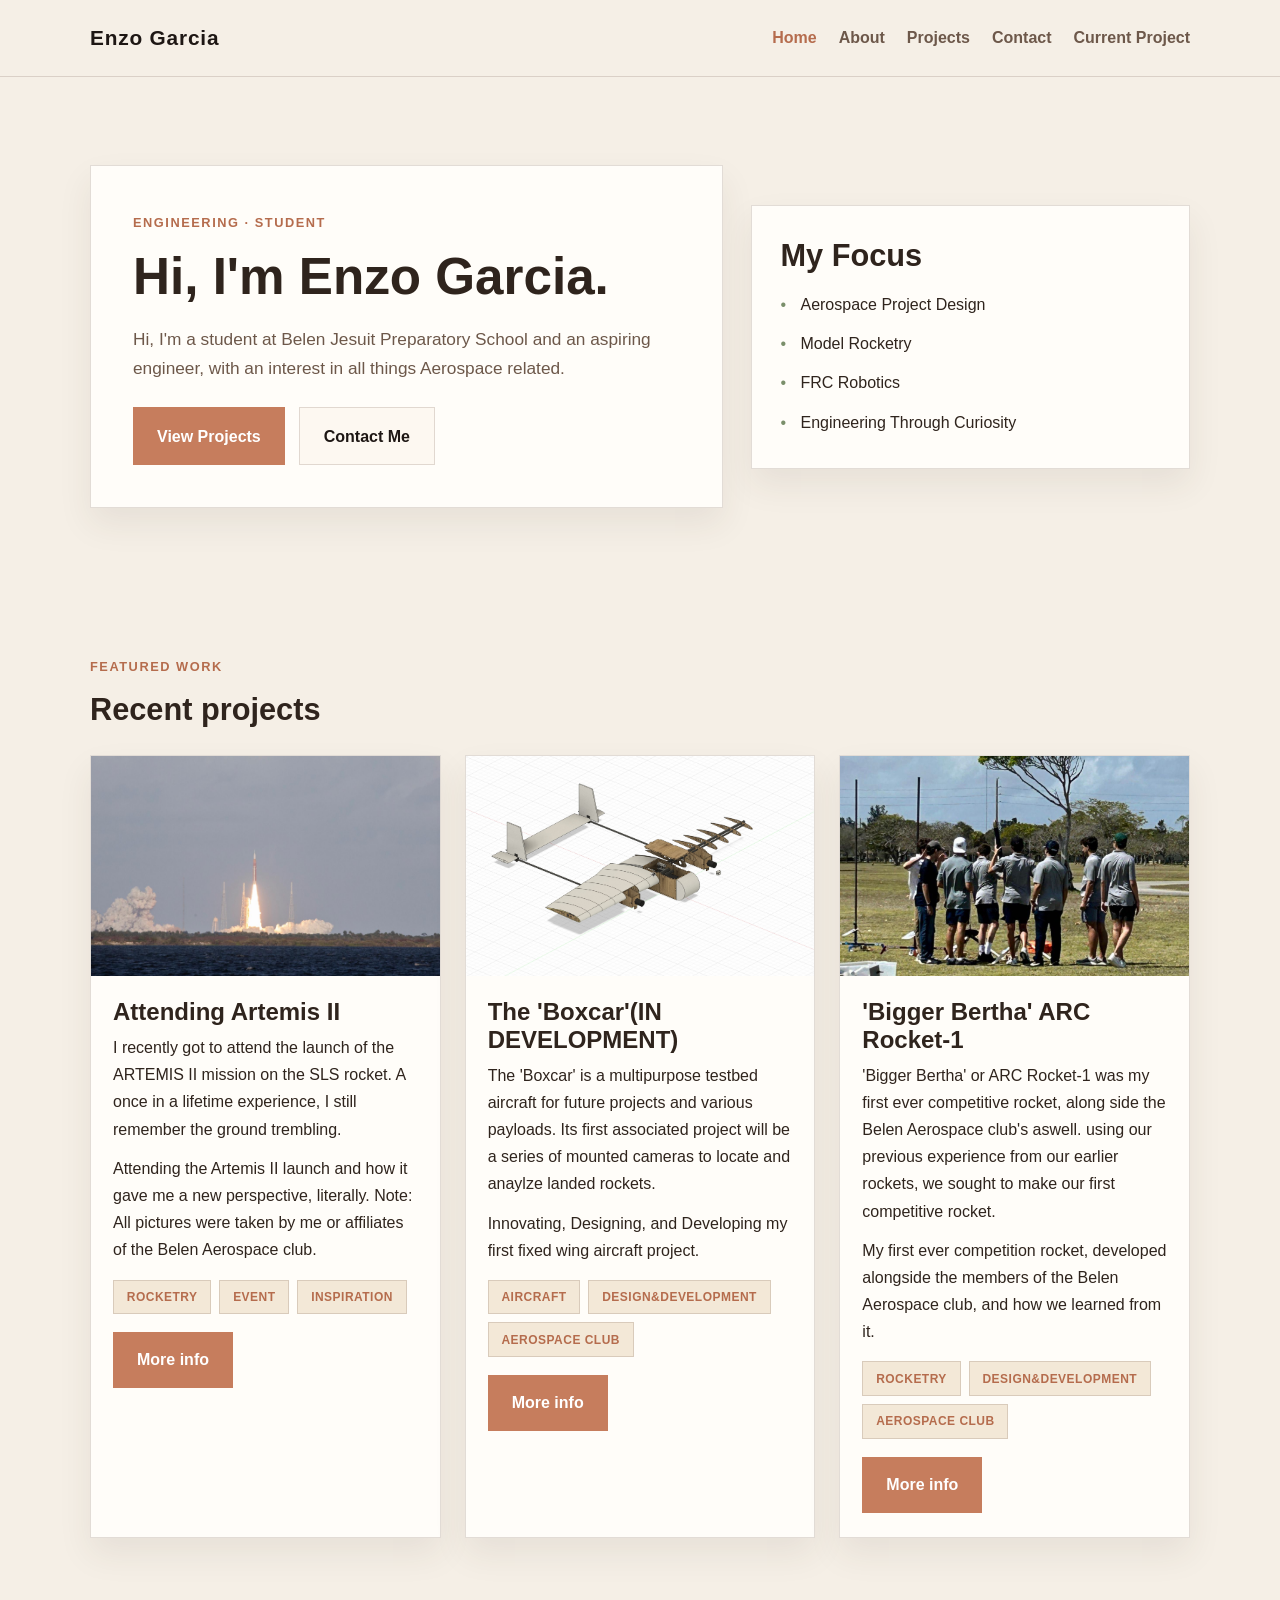
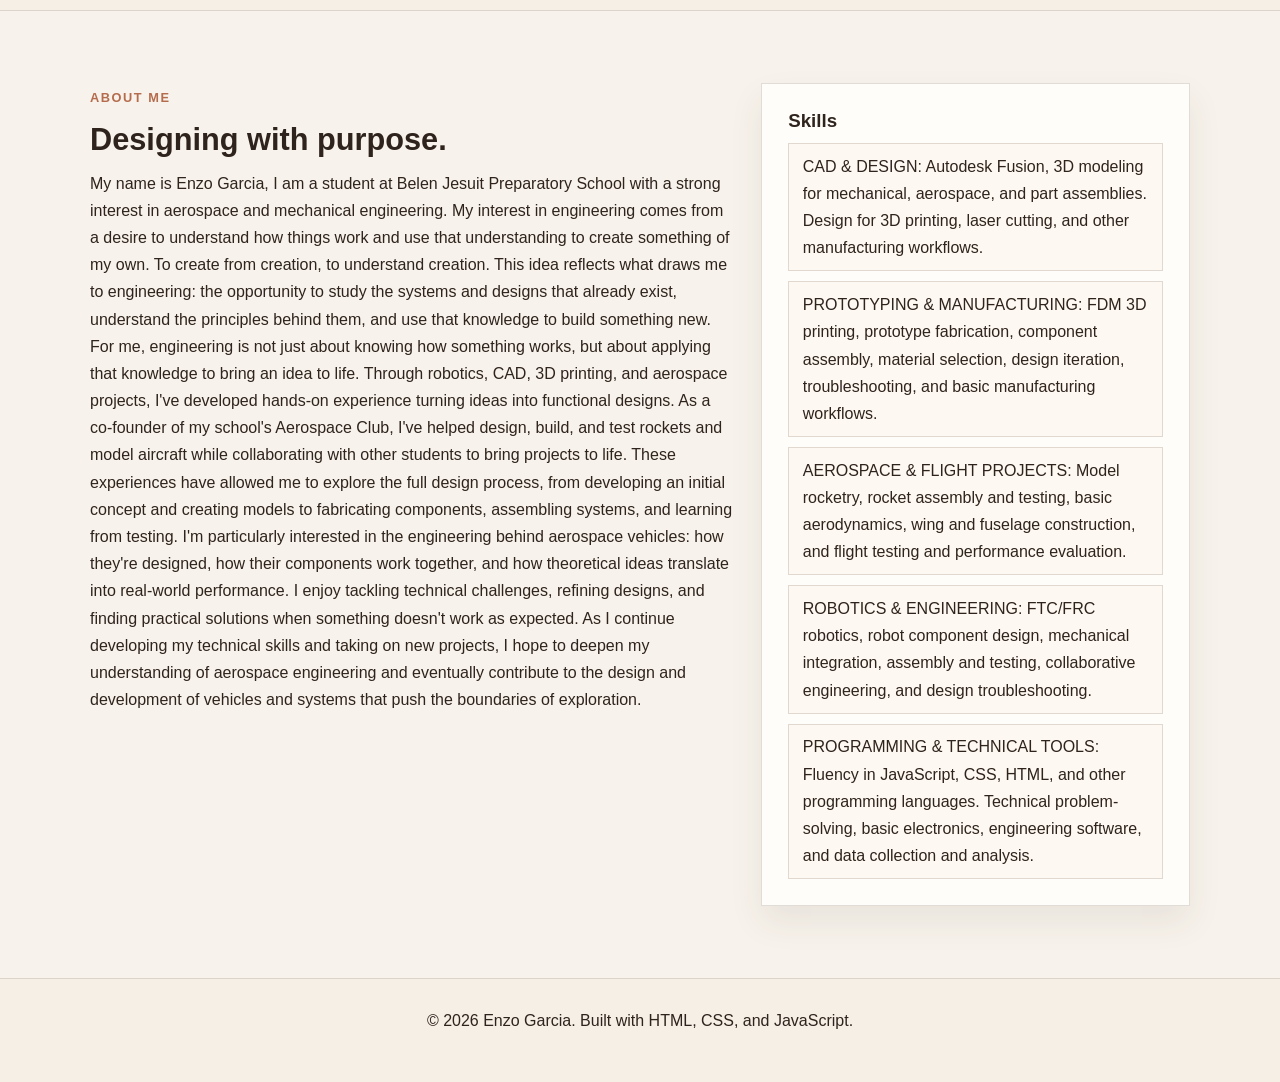
<file: index.html>
<!DOCTYPE html>
<html lang="en">
<head>
  <meta charset="UTF-8">
  <meta name="viewport" content="width=device-width, initial-scale=1.0">
  <title>Enzo Garcia</title>
  <meta name="description" content="Portfolio site for Enzo Garcia">
  <link rel="stylesheet" href="css/style.css">
</head>
<body>
  <header class="site-header">
    <div class="container nav-wrap">
      <a href="index.html" class="site-title">Enzo Garcia</a>
      <button class="menu-toggle" aria-label="Toggle menu">
        <span></span>
        <span></span>
        <span></span>
      </button>
      <ul class="nav-menu">
        <li><a href="index.html" class="active">Home</a></li>
        <li><a href="about.html">About</a></li>
        <li><a href="projects.html">Projects</a></li>
        <li><a href="contact.html">Contact</a></li>
        <li><a href="final-project.html">Current Project</a></li>
      </ul>
    </div>
  </header>

  <main>
    <section class="hero">
      <div class="container hero-grid">
        <div class="hero-copy">
          <p class="eyebrow">Engineering · Student</p>
          <h1>Hi, I'm Enzo Garcia.</h1>
          <p class="hero-text">Hi, I'm a student at Belen Jesuit Preparatory School and an aspiring engineer, with an interest in all things Aerospace related.</p>
          <div class="hero-actions">
            <a href="projects.html" class="button">View Projects</a>
            <a href="contact.html" class="button secondary">Contact Me</a>
          </div>
        </div>

        <div class="hero-card">
          <h2>My Focus</h2>
          <ul class="feature-list">
            <li>Aerospace Project Design</li>
            <li>Model Rocketry</li>
            <li>FRC Robotics</li>
            <li>Engineering Through Curiosity</li>
          </ul>
        </div>
      </div>
    </section>

    <section class="section">
      <div class="container">
        <div class="section-heading">
          <p class="eyebrow">Featured work</p>
          <h2>Recent projects</h2>
        </div>
        <div id="featured-projects" class="card-grid"></div>
      </div>
    </section>

    <section class="section alt-section">
      <div class="container split-layout">
        <div>
          <p class="eyebrow">About me</p>
          <h2>Designing with purpose.</h2>
          <p id="home-about-copy"></p>
        </div>

        <div class="mini-panel">
          <h3>Skills</h3>
          <ul id="home-skills" class="chip-list"></ul>
        </div>
      </div>
    </section>
  </main>

  <footer class="site-footer">
    <div class="container">
      <p>&copy; 2026 Enzo Garcia. Built with HTML, CSS, and JavaScript.</p>
    </div>
  </footer>

  <script src="site-data.js"></script>
  <script src="script.js"></script>
</body>
</html>
</file>
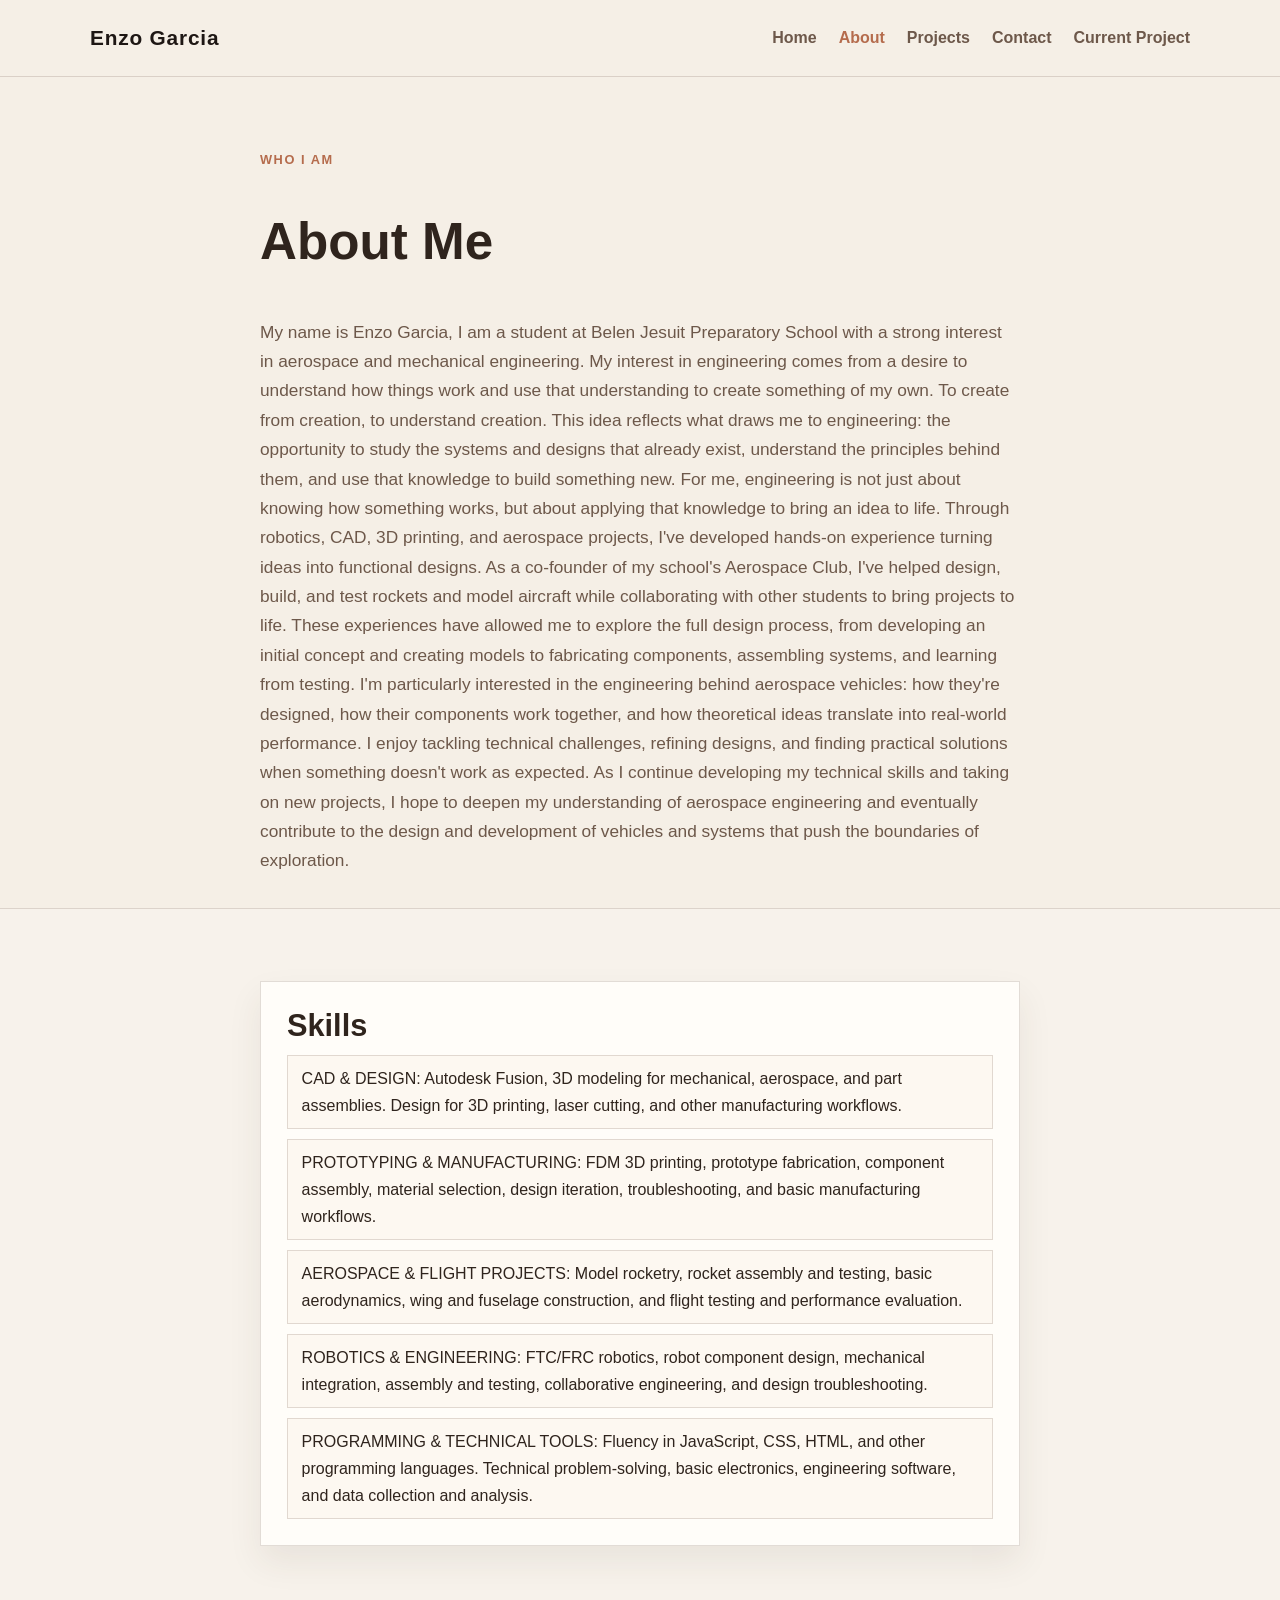
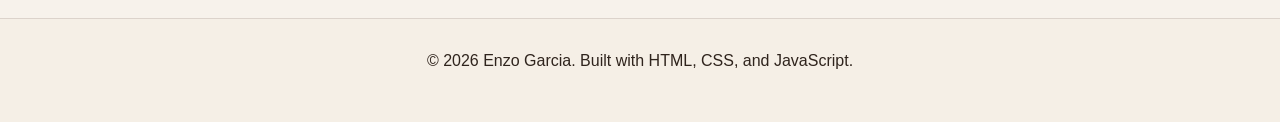
<file: about.html>
<!DOCTYPE html>
<html lang="en">
<head>
  <meta charset="UTF-8">
  <meta name="viewport" content="width=device-width, initial-scale=1.0">
  <title>About — Enzo Garcia</title>
  <meta name="description" content="About Enzo Garcia">
  <link rel="stylesheet" href="css/style.css">
</head>
<body>
  <header class="site-header">
    <div class="container nav-wrap">
      <a href="index.html" class="site-title">Enzo Garcia</a>
      <button class="menu-toggle" aria-label="Toggle menu">
        <span></span>
        <span></span>
        <span></span>
      </button>
      <ul class="nav-menu">
        <li><a href="index.html">Home</a></li>
        <li><a href="about.html" class="active">About</a></li>
        <li><a href="projects.html">Projects</a></li>
        <li><a href="contact.html">Contact</a></li>
        <li><a href="final-project.html">Current Project</a></li>
      </ul>
    </div>
  </header>

  <main>
    <section class="section page-header">
      <div class="container narrow-layout">
        <p class="eyebrow">Who I am</p>
        <h1>About Me</h1>
        <p id="about-copy"></p>
      </div>
    </section>

    <section class="section alt-section">
      <div class="container narrow-layout">
        <div class="mini-panel">
          <h2>Skills</h2>
          <ul id="skills-list" class="chip-list"></ul>
        </div>
      </div>
    </section>
  </main>

  <footer class="site-footer">
    <div class="container">
      <p>&copy; 2026 Enzo Garcia. Built with HTML, CSS, and JavaScript.</p>
    </div>
  </footer>

  <script src="site-data.js"></script>
  <script src="script.js"></script>
</body>
</html>
</file>
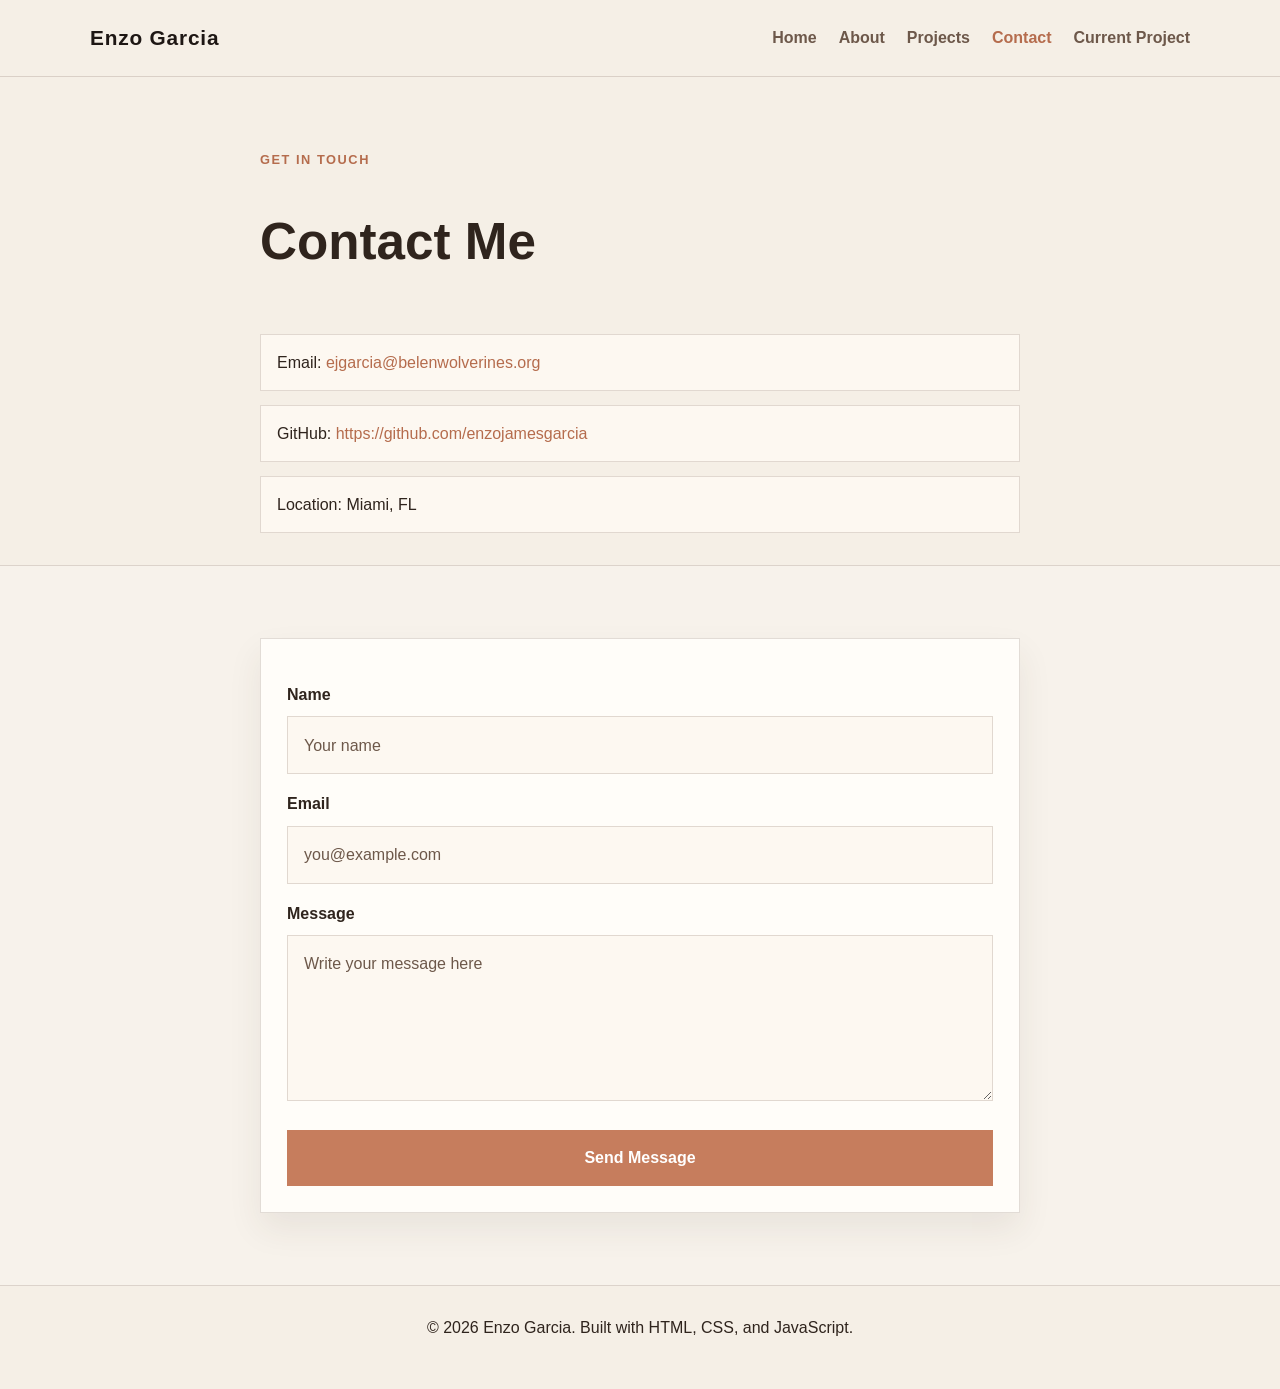
<file: contact.html>
<!DOCTYPE html>
<html lang="en">
<head>
  <meta charset="UTF-8">
  <meta name="viewport" content="width=device-width, initial-scale=1.0">
  <title>Contact — Enzo Garcia</title>
  <meta name="description" content="Contact Enzo Garcia">
  <link rel="stylesheet" href="css/style.css">
</head>
<body>
  <header class="site-header">
    <div class="container nav-wrap">
      <a href="index.html" class="site-title">Enzo Garcia</a>
      <button class="menu-toggle" aria-label="Toggle menu">
        <span></span>
        <span></span>
        <span></span>
      </button>
      <ul class="nav-menu">
        <li><a href="index.html">Home</a></li>
        <li><a href="about.html">About</a></li>
        <li><a href="projects.html">Projects</a></li>
        <li><a href="contact.html" class="active">Contact</a></li>
        <li><a href="final-project.html">Current Project</a></li>
      </ul>
    </div>
  </header>

  <main>
    <section class="section page-header">
      <div class="container narrow-layout">
        <p class="eyebrow">Get in touch</p>
        <h1>Contact Me</h1>
        <ul id="contact-list" class="info-list"></ul>
      </div>
    </section>

    <section class="section alt-section">
      <div class="container narrow-layout">
        <form class="contact-form" id="contact-form">
          <label for="name">Name</label>
          <input type="text" id="name" name="name" placeholder="Your name" required>

          <label for="email">Email</label>
          <input type="email" id="email" name="email" placeholder="you@example.com" required>

          <label for="message">Message</label>
          <textarea id="message" name="message" rows="5" placeholder="Write your message here" required></textarea>

          <button type="submit" class="button">Send Message</button>
          <p id="contact-status" aria-live="polite"></p>
        </form>
      </div>
    </section>
  </main>

  <footer class="site-footer">
    <div class="container">
      <p>&copy; 2026 Enzo Garcia. Built with HTML, CSS, and JavaScript.</p>
    </div>
  </footer>

  <script src="site-data.js"></script>
  <script src="script.js"></script>
</body>
</html>
</file>
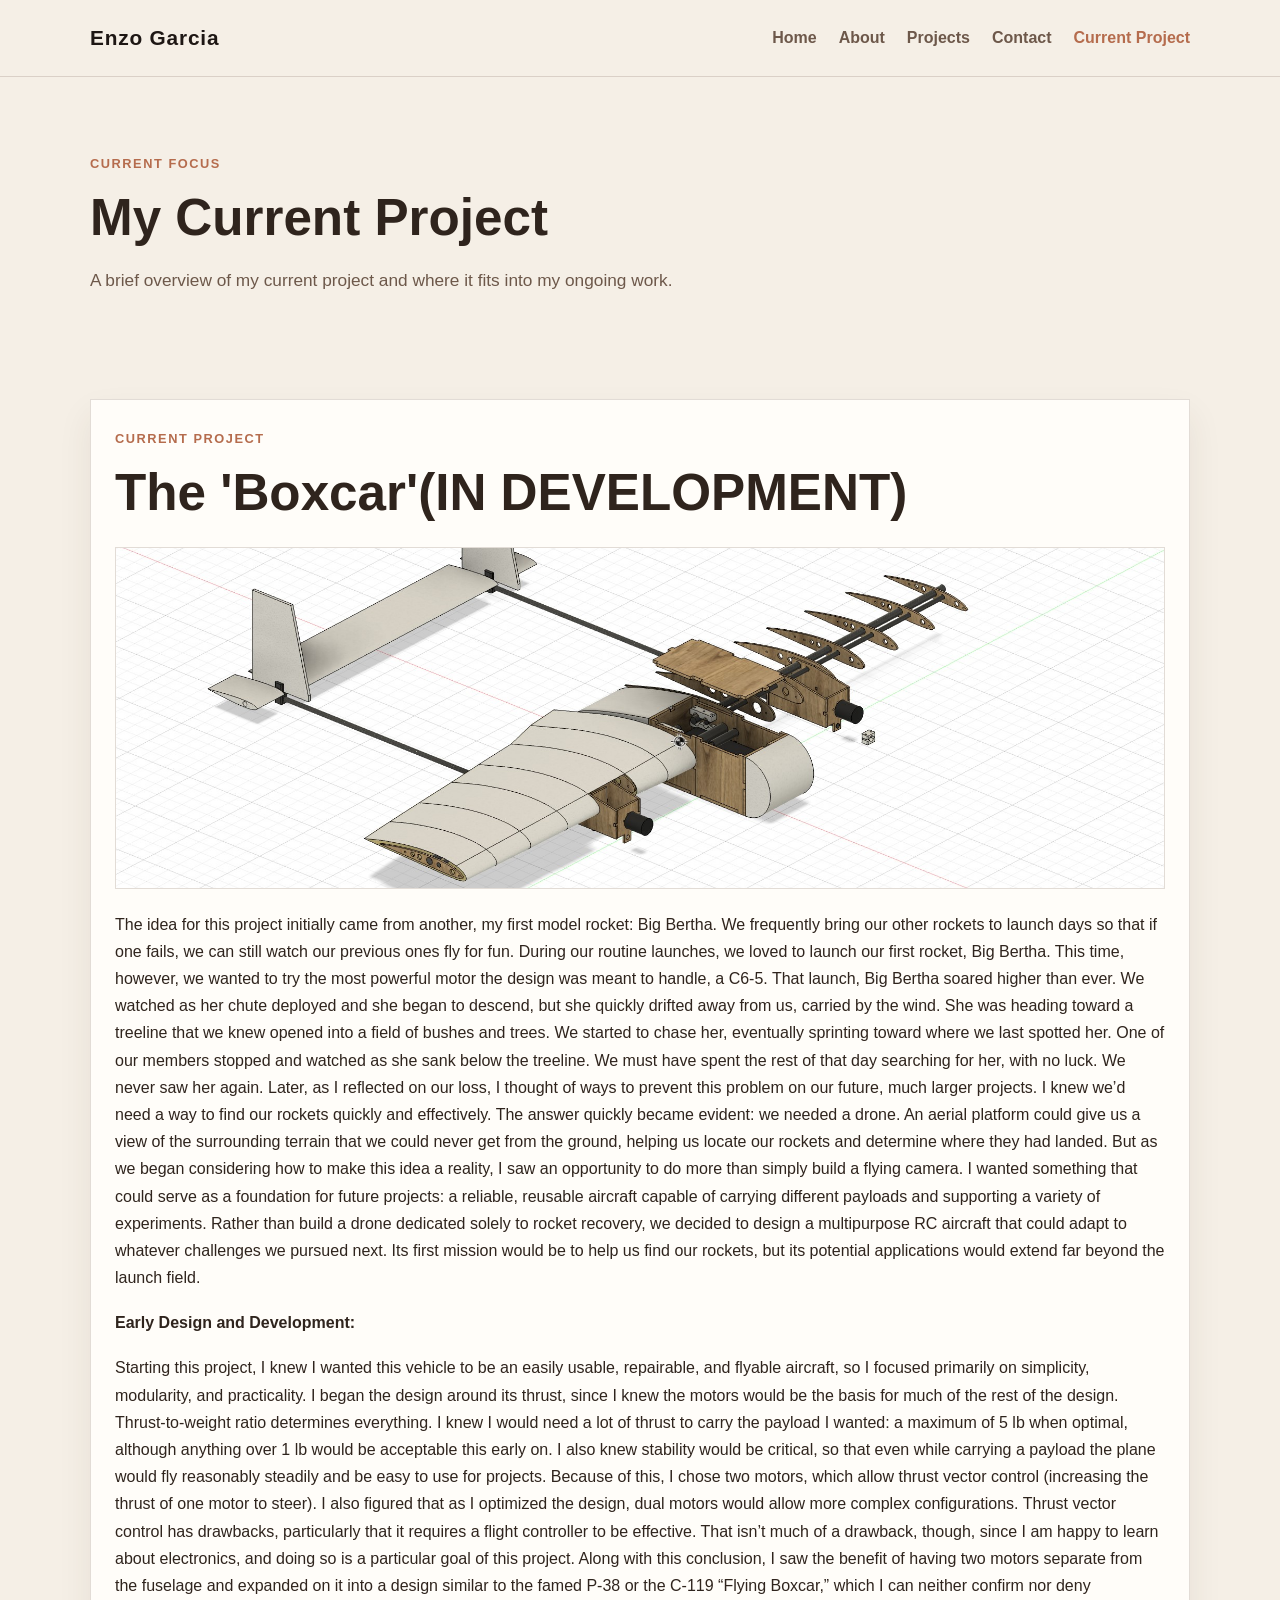
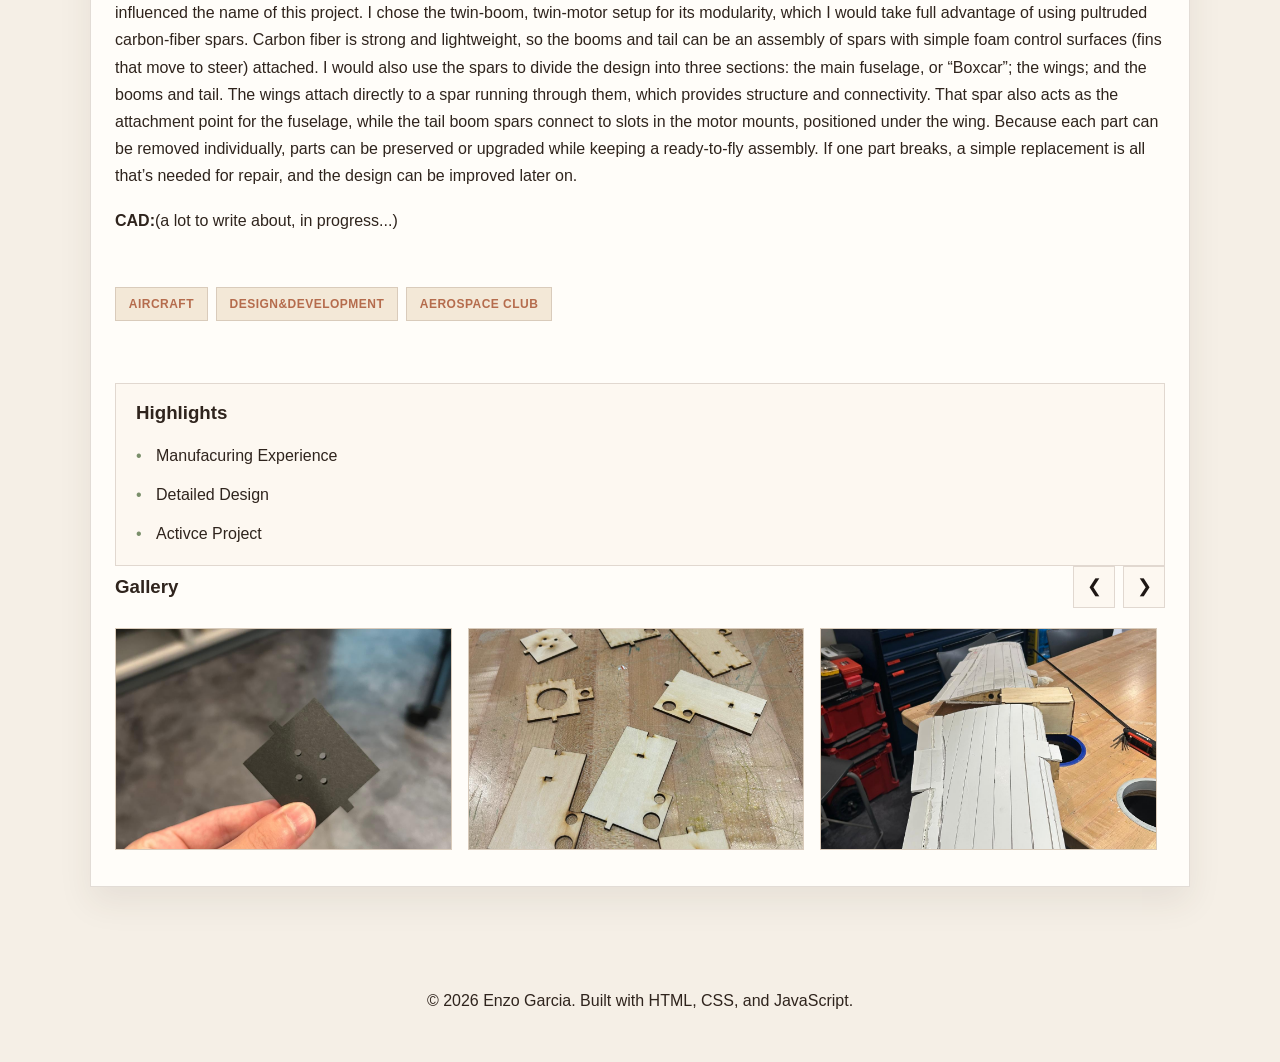
<file: final-project.html>
<!DOCTYPE html>
<html lang="en">
<head>
  <meta charset="UTF-8">
  <meta name="viewport" content="width=device-width, initial-scale=1.0">
  <title>Current Project — Enzo Garcia</title>
  <meta name="description" content="Current Project for Enzo Garcia">
  <link rel="stylesheet" href="css/style.css">
</head>
<body>
  <header class="site-header">
    <div class="container nav-wrap">
      <a href="index.html" class="site-title">Enzo Garcia</a>
      <button class="menu-toggle" aria-label="Toggle menu">
        <span></span>
        <span></span>
        <span></span>
      </button>
      <ul class="nav-menu">
        <li><a href="index.html">Home</a></li>
        <li><a href="about.html">About</a></li>
        <li><a href="projects.html">Projects</a></li>
        <li><a href="contact.html">Contact</a></li>
        <li><a href="final-project.html" class="active">Current Project</a></li>
      </ul>
    </div>
  </header>

  <main>
    <section class="section page-header">
      <div class="container">
        <p class="eyebrow">Current focus</p>
        <h1>My Current Project</h1>
        <p class="page-intro">A brief overview of my current project and where it fits into my ongoing work.</p>
      </div>
    </section>

    <section class="section">
      <div class="container">
        <div id="current-project-detail" data-project-id="BOXCAR"></div>
      </div>
    </section>
  </main>

  <footer class="site-footer">
    <div class="container">
      <p>&copy; 2026 Enzo Garcia. Built with HTML, CSS, and JavaScript.</p>
    </div>
  </footer>

  <script src="site-data.js"></script>
  <script src="script.js"></script>
</body>
</html>
</file>
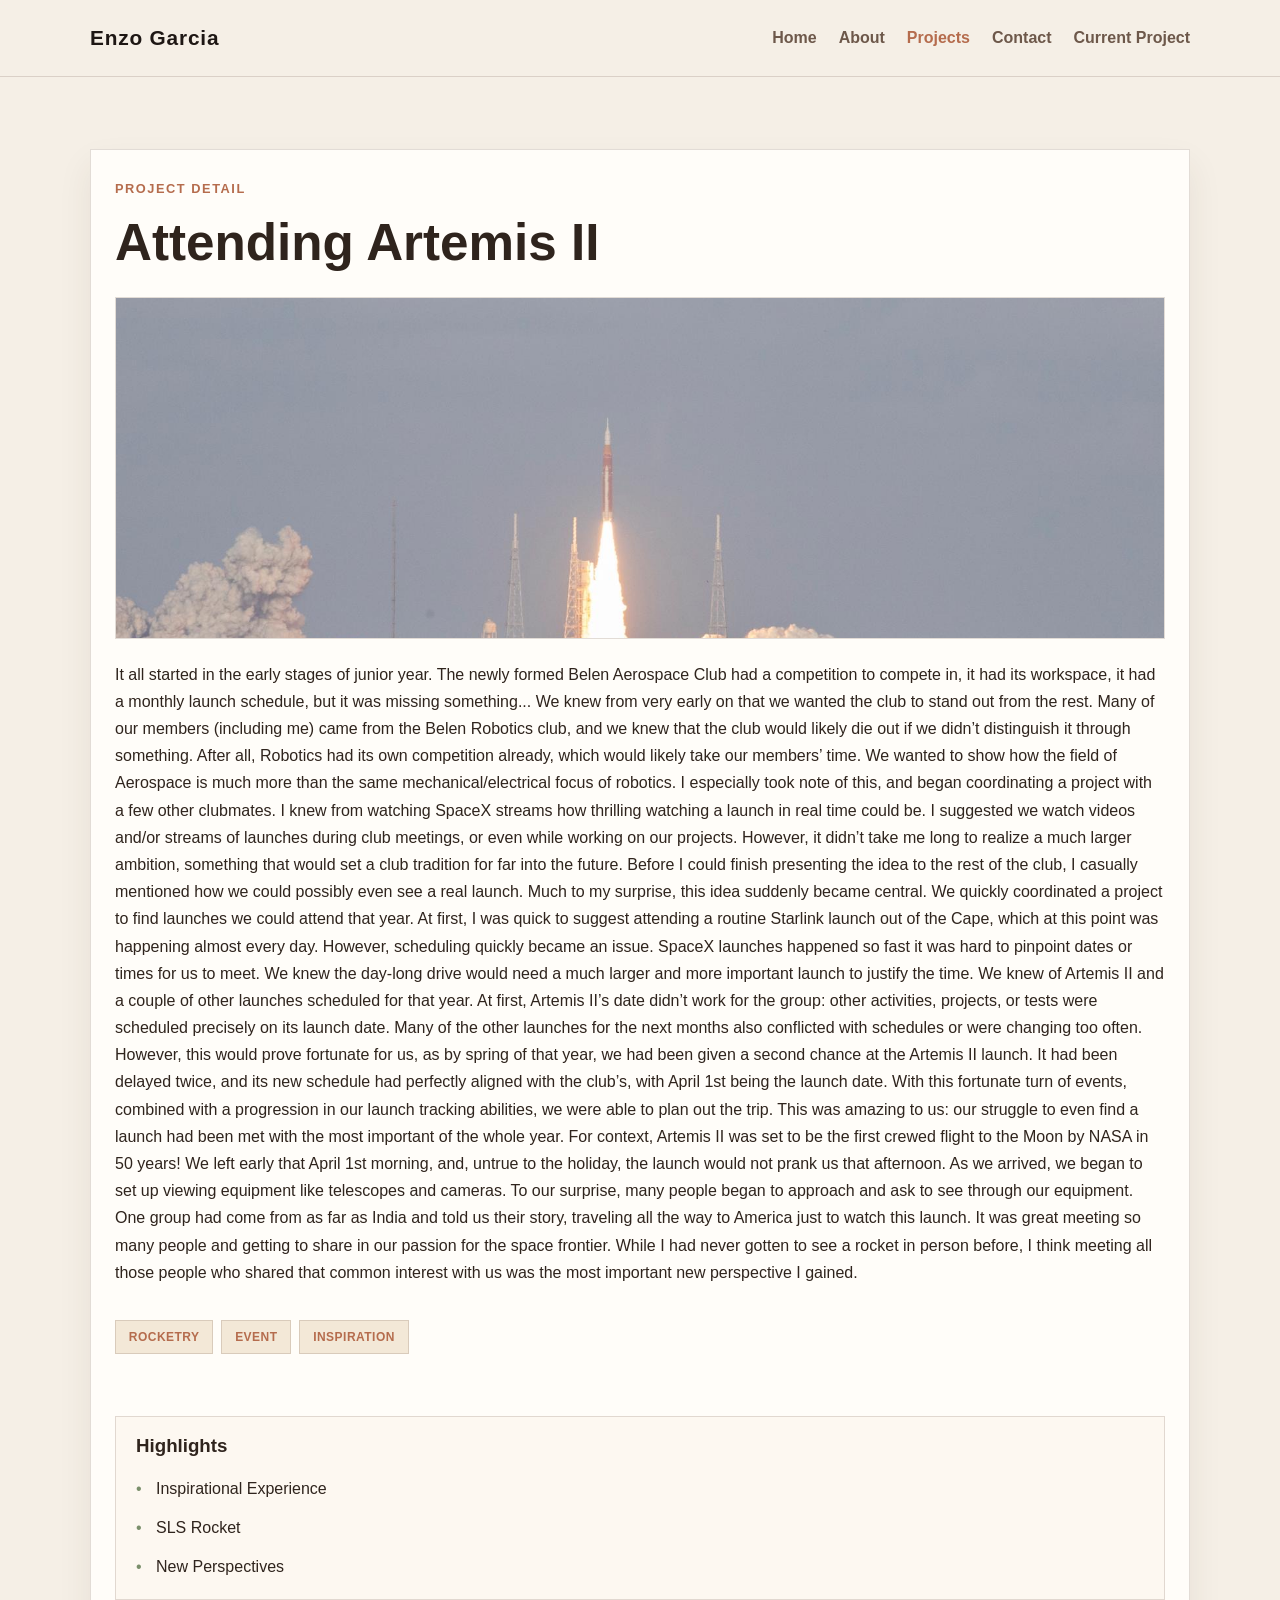
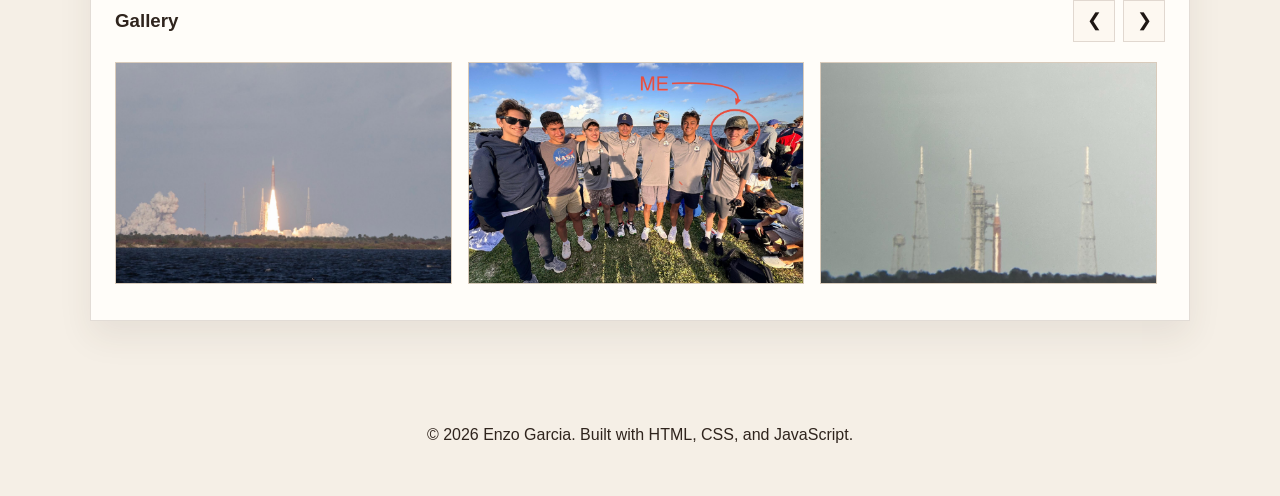
<file: project.html>
<!DOCTYPE html>
<html lang="en">
<head>
  <meta charset="UTF-8">
  <meta name="viewport" content="width=device-width, initial-scale=1.0">
  <title>Project Details — Enzo Garcia</title>
  <meta name="description" content="Detailed information about a project">
  <link rel="stylesheet" href="css/style.css">
</head>
<body>
  <header class="site-header">
    <div class="container nav-wrap">
      <a href="index.html" class="site-title">Enzo Garcia</a>
      <button class="menu-toggle" aria-label="Toggle menu">
        <span></span>
        <span></span>
        <span></span>
      </button>
      <ul class="nav-menu">
        <li><a href="index.html">Home</a></li>
        <li><a href="about.html">About</a></li>
        <li><a href="projects.html" class="active">Projects</a></li>
        <li><a href="contact.html">Contact</a></li>
        <li><a href="final-project.html">Current Project</a></li>
      </ul>
    </div>
  </header>

  <main>
    <section class="section">
      <div class="container">
        <div id="project-detail"></div>
      </div>
    </section>
  </main>

  <footer class="site-footer">
    <div class="container">
      <p>&copy; 2026 Enzo Garcia. Built with HTML, CSS, and JavaScript.</p>
    </div>
  </footer>

  <script src="site-data.js"></script>
  <script src="script.js"></script>
</body>
</html>
</file>
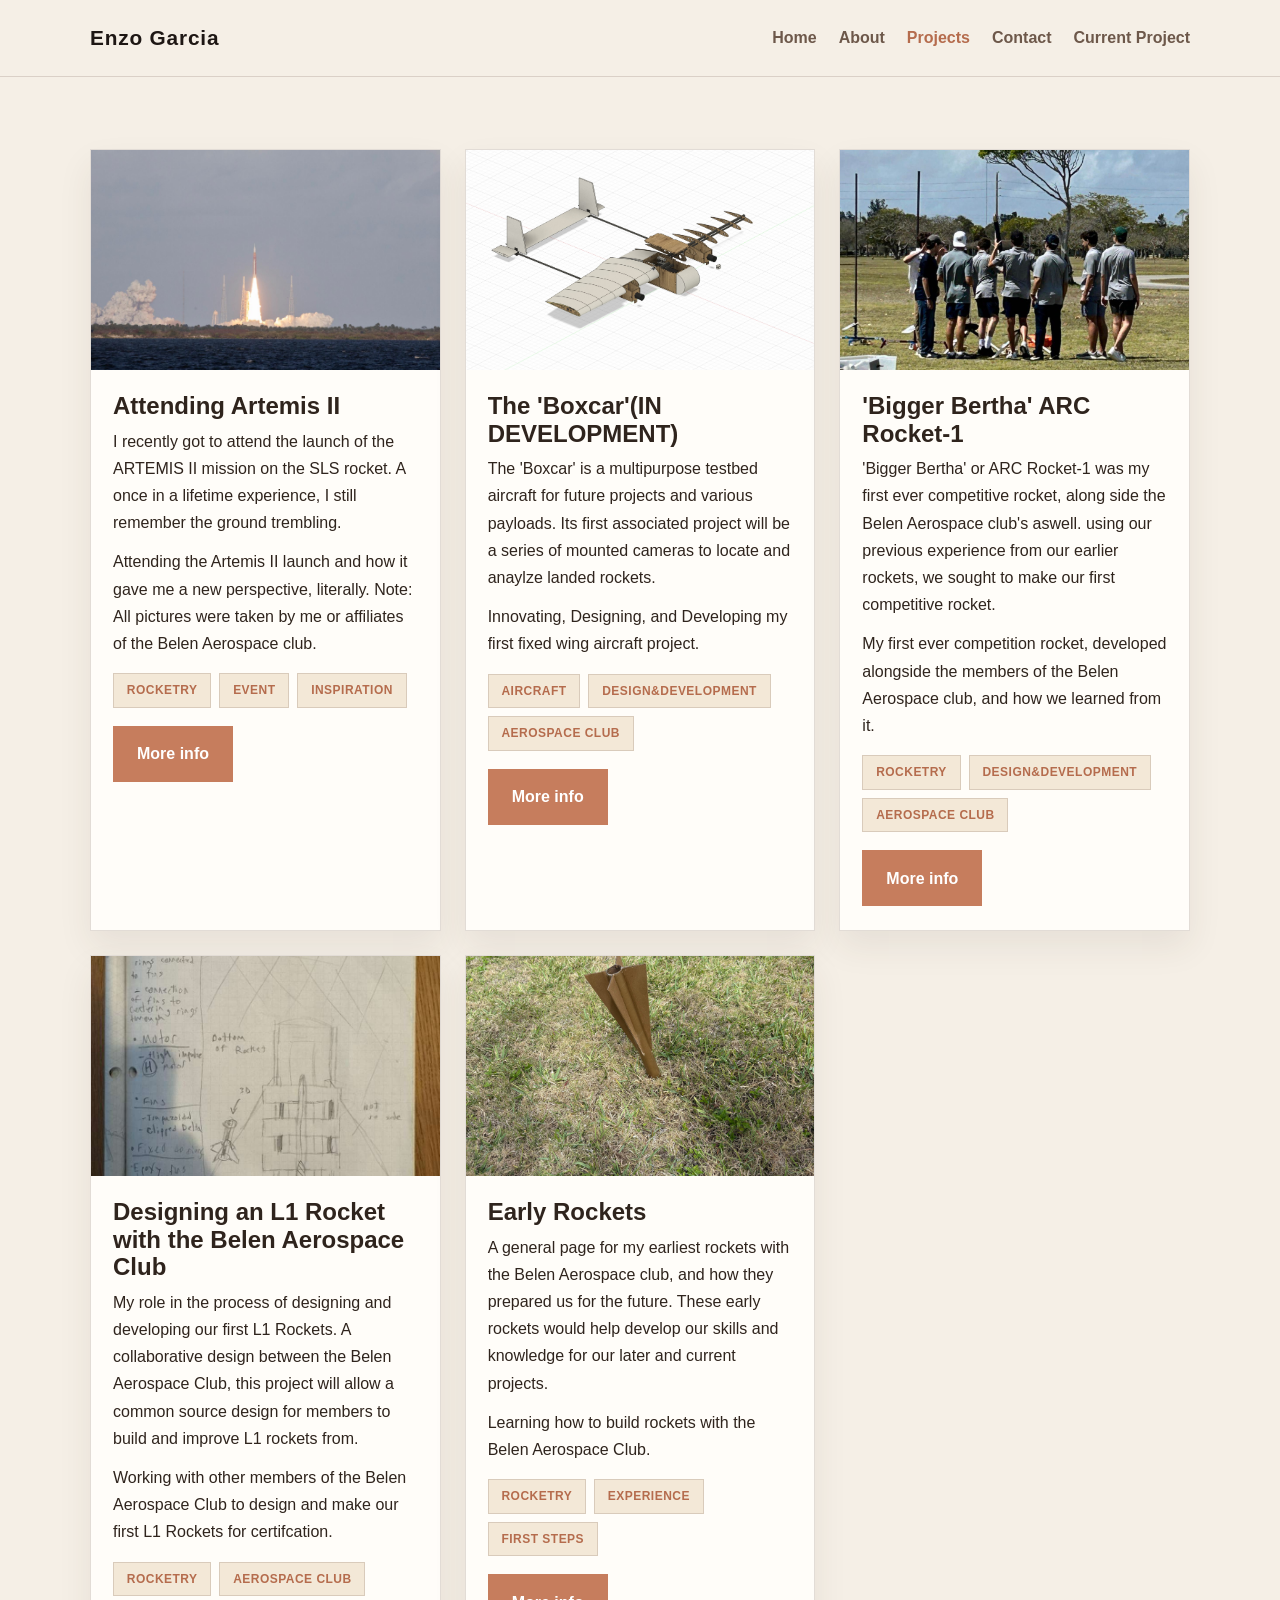
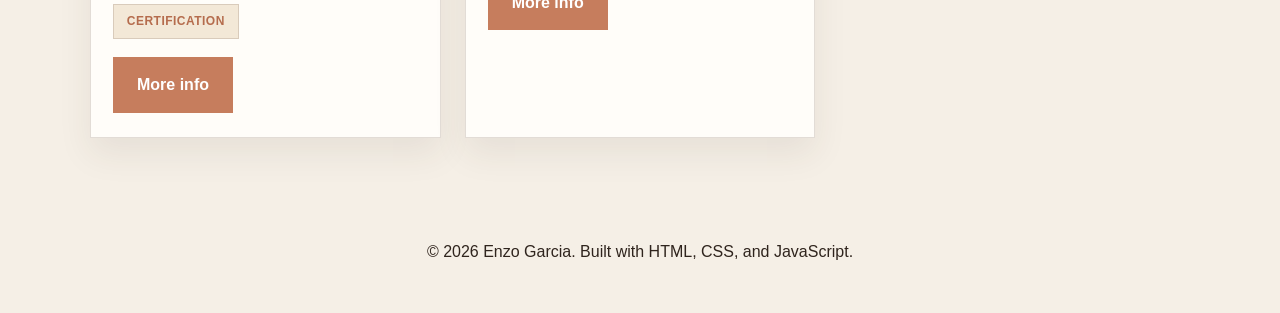
<file: projects.html>
<!DOCTYPE html>
<html lang="en">
<head>
  <meta charset="UTF-8">
  <meta name="viewport" content="width=device-width, initial-scale=1.0">
  <title>Project Details — Enzo Garcia</title>
  <meta name="description" content="Detailed information about a project">
  <link rel="stylesheet" href="css/style.css">
</head>
<body>
  <header class="site-header">
    <div class="container nav-wrap">
      <a href="index.html" class="site-title">Enzo Garcia</a>
      <button class="menu-toggle" aria-label="Toggle menu">
        <span></span>
        <span></span>
        <span></span>
      </button>
      <ul class="nav-menu">
        <li><a href="index.html">Home</a></li>
        <li><a href="about.html">About</a></li>
        <li><a href="projects.html" class="active">Projects</a></li>
        <li><a href="contact.html">Contact</a></li>
        <li><a href="final-project.html">Current Project</a></li>
      </ul>
    </div>
  </header>

  <main>
    <section class="section">
      <div class="container">
        <div id="projects-grid" class="card-grid"></div>
      </div>
    </section>
  </main>

  <footer class="site-footer">
    <div class="container">
      <p>&copy; 2026 Enzo Garcia. Built with HTML, CSS, and JavaScript.</p>
    </div>
  </footer>

  <script src="site-data.js"></script>
  <script src="script.js"></script>
</body>
</html>
</file>
<file: css/style.css>
:root {
  --bg: #f5efe6;
  --bg-soft: #f9f3ea;
  --surface: #f3e8d7;
  --surface-strong: #e8dcc4;
  --card: #fffdf9;
  --card-alt: #fdf8f1;
  --text: #2f241d;
  --text-dark: #1e1714;
  --muted: #6d584a;
  --primary: #c67d5d;
  --primary-strong: #b56c4d;
  --accent: #7a8f6b;
  --border: rgba(109, 88, 74, 0.2);
  --shadow: 0 16px 32px rgba(70, 52, 41, 0.08);
  --radius: 0px;
}

* {
  box-sizing: border-box;
  margin: 0;
  padding: 0;
}

html {
  scroll-behavior: smooth;
}

body {
  font-family: Arial, Helvetica, sans-serif;
  color: var(--text);
  background: var(--bg);
  line-height: 1.7;
}

img {
  display: block;
  max-width: 100%;
}

a {
  color: inherit;
  text-decoration: none;
}

ul {
  list-style: none;
}

button,
input,
textarea {
  font: inherit;
}

.container {
  width: min(1100px, calc(100% - 32px));
  margin: 0 auto;
}

.section {
  padding: 72px 0;
}

.page-header {
  padding-top: 72px;
  padding-bottom: 32px;
}

.alt-section {
  background: rgba(255, 255, 255, 0.2);
  border-top: 1px solid var(--border);
  border-bottom: 1px solid var(--border);
}

.site-header {
  position: sticky;
  top: 0;
  z-index: 100;
  background: rgba(245, 239, 230, 0.95);
  border-bottom: 1px solid var(--border);
}

.nav-wrap {
  display: flex;
  align-items: center;
  justify-content: space-between;
  min-height: 76px;
  gap: 24px;
}

.site-title {
  font-size: 1.3rem;
  font-weight: 700;
  letter-spacing: 0.04em;
  color: var(--text-dark);
}

.nav-menu {
  display: flex;
  align-items: center;
  gap: 22px;
}

.nav-menu a {
  color: var(--muted);
  font-weight: 600;
  transition: color 0.2s ease;
}

.nav-menu a:hover,
.nav-menu a.active {
  color: var(--primary-strong);
}

.menu-toggle {
  display: none;
  background: transparent;
  border: 1px solid var(--border);
  border-radius: 0;
  padding: 8px 10px;
  cursor: pointer;
}

.menu-toggle span {
  display: block;
  width: 24px;
  height: 2px;
  margin: 4px 0;
  background: var(--text-dark);
}

.hero {
  padding: 88px 0 72px;
}

.hero-grid {
  display: grid;
  grid-template-columns: 1.3fr 0.9fr;
  gap: 28px;
  align-items: center;
}

.hero-copy,
.hero-card,
.project-card,
.mini-panel,
.contact-form,
.detail-page-card {
  background: var(--card);
  border: 1px solid var(--border);
  border-radius: var(--radius);
  box-shadow: var(--shadow);
}

.hero-copy {
  padding: 42px;
}

.eyebrow {
  display: inline-block;
  margin-bottom: 14px;
  color: var(--primary-strong);
  font-size: 0.8rem;
  font-weight: 700;
  letter-spacing: 0.12em;
  text-transform: uppercase;
}

h1, h2, h3 {
  line-height: 1.15;
  margin-bottom: 12px;
}

h1 {
  font-size: clamp(2.4rem, 4vw, 4rem);
  margin-bottom: 18px;
}

h2 {
  font-size: clamp(1.8rem, 2.4vw, 2.6rem);
}

p {
  color: var(--text);
}

.hero-text,
.page-intro,
#about-copy {
  font-size: 1.08rem;
  color: var(--muted);
}

.hero-actions {
  display: flex;
  flex-wrap: wrap;
  gap: 14px;
  margin-top: 24px;
}

.button,
.secondary-button {
  display: inline-flex;
  align-items: center;
  justify-content: center;
  border-radius: 0;
  padding: 0.9rem 1.5rem;
  font-weight: 700;
  transition: transform 0.2s ease, box-shadow 0.2s ease;
}

.button {
  background: var(--primary);
  color: #fff;
  box-shadow: none;
}

.button.secondary,
.secondary-button {
  background: var(--card-alt);
  border: 1px solid var(--border);
  color: var(--text-dark);
}

.button:hover,
.secondary-button:hover {
  transform: translateY(-1px);
}

.hero-card {
  padding: 32px 28px;
}

.feature-list {
  display: grid;
  gap: 12px;
  margin-top: 18px;
}

.feature-list li {
  position: relative;
  padding-left: 20px;
  color: var(--text);
}

.feature-list li::before {
  content: "•";
  position: absolute;
  left: 0;
  color: var(--accent);
}

.section-heading {
  margin-bottom: 28px;
}

.card-grid {
  display: grid;
  grid-template-columns: repeat(auto-fit, minmax(260px, 1fr));
  gap: 24px;
}

.project-card {
  overflow: hidden;
  background: var(--card);
}

.project-media {
  background: var(--surface);
  min-height: 220px;
}

.project-media img {
  width: 100%;
  height: 220px;
  object-fit: cover;
}

.project-body {
  padding: 22px 22px 24px;
}

.project-card h3 {
  margin-bottom: 8px;
  font-size: 1.5rem;
}

.project-card p {
  color: var(--text);
}

.project-note {
  margin-top: 12px;
  color: var(--muted);
}

.tag-row {
  display: flex;
  flex-wrap: wrap;
  gap: 8px;
  margin-top: 16px;
}

.tag {
  display: inline-flex;
  align-items: center;
  border-radius: 0;
  padding: 0.38rem 0.8rem;
  background: var(--surface);
  border: 1px solid var(--border);
  color: var(--primary-strong);
  font-size: 0.75rem;
  font-weight: 700;
  letter-spacing: 0.04em;
  text-transform: uppercase;
}

.project-actions {
  display: flex;
  flex-wrap: wrap;
  gap: 10px;
  margin-top: 18px;
}

.split-layout,
.narrow-layout {
  display: grid;
  gap: 28px;
}

.split-layout {
  grid-template-columns: 1.2fr 0.8fr;
  align-items: start;
}

.narrow-layout {
  max-width: 760px;
}

.mini-panel {
  padding: 26px;
}

.chip-list {
  display: flex;
  flex-wrap: wrap;
  gap: 10px;
  margin-top: 12px;
}

.chip-list li {
  border: 1px solid var(--border);
  border-radius: 0;
  padding: 0.55rem 0.85rem;
  background: var(--card-alt);
  color: var(--text);
}

.info-list {
  display: grid;
  gap: 14px;
  margin-top: 16px;
}

.info-list li {
  padding: 14px 16px;
  border: 1px solid var(--border);
  border-radius: 0;
  background: var(--card-alt);
}

.info-list a {
  color: var(--primary-strong);
}

.contact-form {
  padding: 26px;
}

label {
  display: block;
  margin: 16px 0 8px;
  color: var(--text);
  font-weight: 700;
}

input,
textarea {
  width: 100%;
  padding: 0.9rem 1rem;
  border-radius: 0;
  border: 1px solid var(--border);
  background: var(--card-alt);
  color: var(--text-dark);
}

input::placeholder,
textarea::placeholder {
  color: var(--muted);
}

.contact-form .button {
  margin-top: 20px;
  border: none;
  width: 100%;
  cursor: pointer;
}

.site-footer {
  padding: 28px 0 48px;
  color: var(--muted);
  text-align: center;
}

.featured-project {
  padding: 20px;
}

.detail-page-card {
  overflow: hidden;
  padding: 24px;
}

.detail-page-header {
  margin-bottom: 24px;
}

.project-detail-media {
  margin-bottom: 22px;
  border-radius: 0;
  overflow: hidden;
  border: 1px solid var(--border);
}

.project-detail-media img,
.project-detail-media video {
  width: 100%;
  height: 340px;
  object-fit: cover;
  display: block;
}

.detail-copy {
  display: grid;
  gap: 18px;
}

.detail-panel {
  margin-top: 8px;
  padding: 18px 20px;
  border-radius: 0;
  border: 1px solid var(--border);
  background: var(--card-alt);
}

.gallery-slider {
  margin-top: 28px;
}

.gallery-slider-header {
  display: flex;
  justify-content: space-between;
  align-items: center;
  gap: 16px;
  margin-bottom: 12px;
}

.gallery-slider-header h3 {
  margin: 0;
}

.gallery-nav {
  display: flex;
  gap: 8px;
}

.gallery-arrow,
.lightbox-arrow,
.lightbox-close {
  border: 1px solid var(--border);
  background: var(--card-alt);
  color: var(--text-dark);
  cursor: pointer;
  transition: background 0.2s ease, transform 0.2s ease;
}

.gallery-arrow {
  width: 42px;
  height: 42px;
  font-size: 1.1rem;
}

.gallery-arrow:hover,
.lightbox-arrow:hover,
.lightbox-close:hover {
  background: var(--surface);
  transform: translateY(-1px);
}

.gallery-bank-track {
  display: flex;
  gap: 16px;
  overflow-x: auto;
  padding: 8px 4px 12px;
  scroll-snap-type: x proximity;
  scrollbar-width: thin;
}

.gallery-card {
  flex: 0 0 calc((100% - 32px) / 3);
  min-width: 0;
  display: block;
  border: 1px solid var(--border);
  background: var(--surface);
  padding: 0;
  cursor: pointer;
  overflow: hidden;
  scroll-snap-align: start;
}

.gallery-card img {
  width: 100%;
  height: 220px;
  object-fit: cover;
  display: block;
}

.gallery-lightbox {
  position: fixed;
  inset: 0;
  display: none;
  align-items: center;
  justify-content: center;
  background: rgba(17, 24, 39, 0.8);
  z-index: 200;
  padding: 24px;
}

.gallery-lightbox.open {
  display: flex;
}

.lightbox-close {
  position: absolute;
  top: 20px;
  right: 20px;
  width: 46px;
  height: 46px;
  font-size: 2rem;
}

.lightbox-frame {
  width: min(90vw, 1100px);
  max-height: 85vh;
  display: flex;
  justify-content: center;
  align-items: center;
  padding: 24px;
  background: rgba(255, 255, 255, 0.08);
}

.lightbox-media {
  display: flex;
  align-items: center;
  justify-content: center;
  width: 100%;
  max-height: 80vh;
  overflow: hidden;
}

.lightbox-media img,
.lightbox-media video {
  max-width: 100%;
  max-height: 75vh;
  object-fit: contain;
  background: rgba(17, 24, 39, 0.6);
}

.lightbox-arrow {
  position: absolute;
  width: 52px;
  height: 52px;
  font-size: 1.8rem;
}

.lightbox-arrow.prev {
  left: 24px;
}

.lightbox-arrow.next {
  right: 24px;
}

@media (max-width: 760px) {
  .hero-grid,
  .split-layout {
    grid-template-columns: 1fr;
  }

  .nav-menu {
    position: absolute;
    left: 16px;
    right: 16px;
    top: 76px;
    display: none;
    flex-direction: column;
    align-items: flex-start;
    padding: 16px 18px;
    background: rgba(245, 239, 230, 0.98);
    border: 1px solid var(--border);
    border-radius: 0;
  }

  .nav-menu.open {
    display: flex;
  }

  .menu-toggle {
    display: block;
  }

  .hero-copy,
  .hero-card,
  .mini-panel,
  .contact-form,
  .detail-page-card {
    padding: 22px 18px;
  }

  .section {
    padding: 56px 0;
  }

  .gallery-card {
    flex-basis: calc((100% - 16px) / 2);
  }

  .lightbox-arrow {
    width: 44px;
    height: 44px;
    font-size: 1.4rem;
  }
}
</file>
